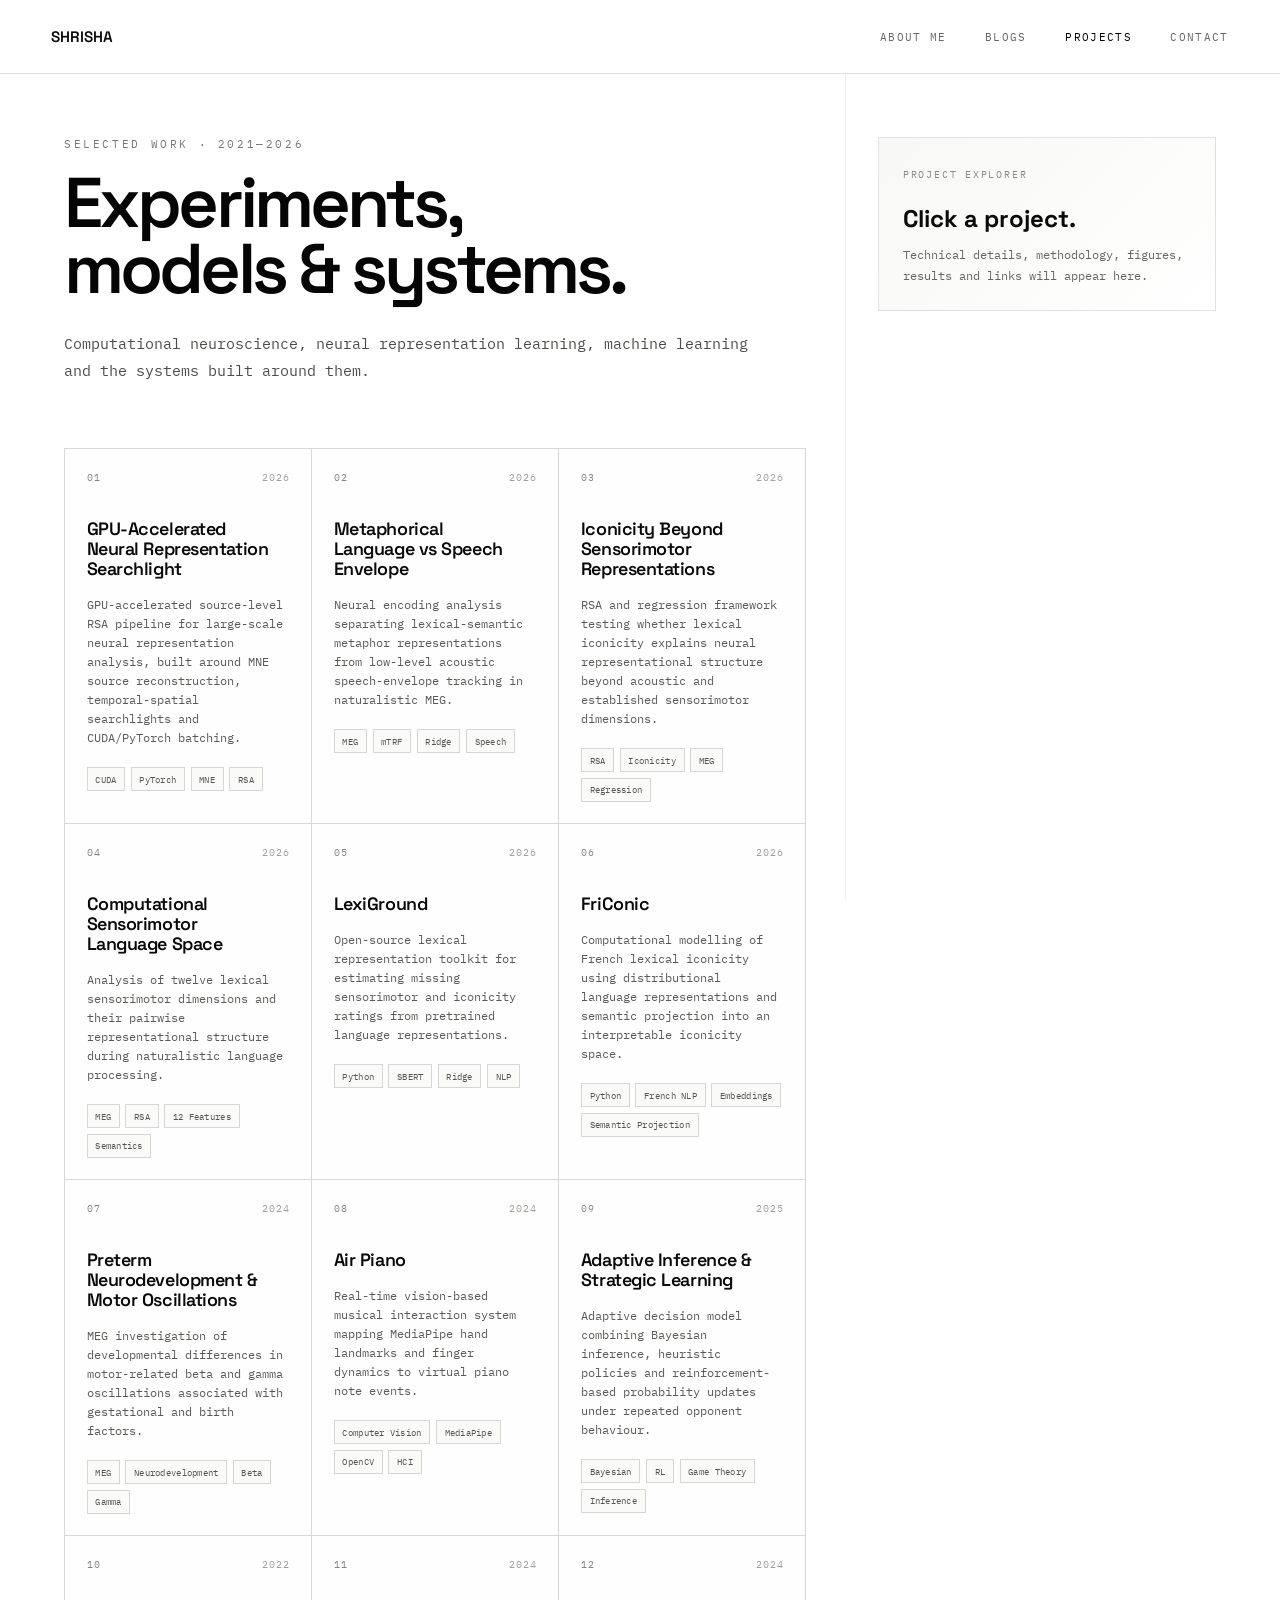
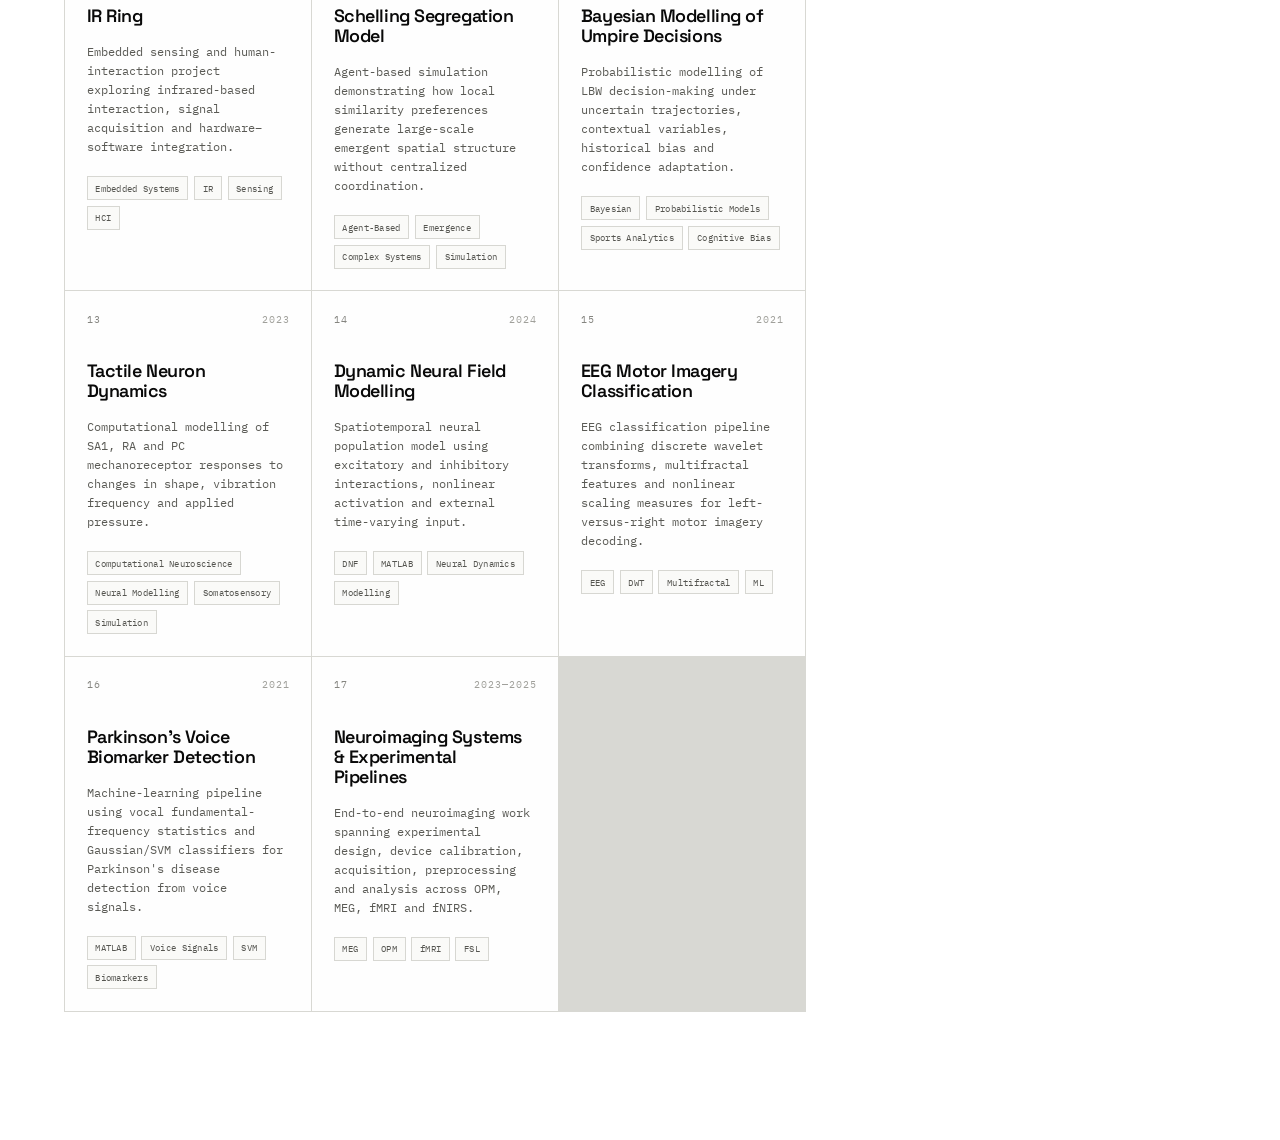
<file: projects.html>
<!DOCTYPE html>
<html lang="en">

<head>


<meta charset="UTF-8">
<meta name="viewport" content="width=device-width, initial-scale=1.0">

<title>Projects — Shrisha Sathishkumar</title>
<link rel="icon" href="data:,">

<link rel="stylesheet" href="css/style.css">
<link rel="stylesheet" href="css/pages.css">
<link rel="stylesheet" href="css/projects.css">

</head>


<body class="projects-page">

<header class="site-header">

  <a class="brand" href="index.html">SHRISHA</a>

  <nav>
    <a href="about.html">ABOUT ME</a>
    <a href="blogs.html">BLOGS</a>
    <a href="projects.html" aria-current="page">PROJECTS</a>
    <a href="contact.html">CONTACT</a>
  </nav>

</header>


<main class="projects-layout">

  <!-- =====================================================
       LEFT / MAIN PROJECT AREA
  ====================================================== -->

  <section class="projects-content">

    <div class="projects-intro">

      <p class="eyebrow-mono">SELECTED WORK · 2021—2026</p>

      <h1>
        Experiments,<br>
        models &amp; systems.
      </h1>

      <p>
        Computational neuroscience, neural representation learning,
        machine learning and the systems built around them.
      </p>

    </div>


    <!-- =================================================
         PROJECT GRID
    ================================================== -->

    <section class="project-grid">


      <!-- =================================================
           01
      ================================================== -->

      <article
        class="project-card"
        data-project="p01"
      >

        <div class="card-top">
          <span class="project-number">01</span>
          <span class="project-year">2026</span>
        </div>

        <h2>GPU-Accelerated Neural Representation Searchlight</h2>

        <p>
          GPU-accelerated source-level RSA pipeline for large-scale
          neural representation analysis, built around MNE source
          reconstruction, temporal-spatial searchlights and CUDA/PyTorch
          batching.
        </p>

        <div class="tags">
          <span>CUDA</span>
          <span>PyTorch</span>
          <span>MNE</span>
          <span>RSA</span>
        </div>

      </article>


      <!-- =================================================
           02
      ================================================== -->

      <article
        class="project-card"
        data-project="p02"
      >

        <div class="card-top">
          <span class="project-number">02</span>
          <span class="project-year">2026</span>
        </div>

        <h2>Metaphorical Language vs Speech Envelope</h2>

        <p>
          Neural encoding analysis separating lexical-semantic metaphor
          representations from low-level acoustic speech-envelope
          tracking in naturalistic MEG.
        </p>

        <div class="tags">
          <span>MEG</span>
          <span>mTRF</span>
          <span>Ridge</span>
          <span>Speech</span>
        </div>

      </article>


      <!-- =================================================
           03
      ================================================== -->

      <article
        class="project-card"
        data-project="p03"
      >

        <div class="card-top">
          <span class="project-number">03</span>
          <span class="project-year">2026</span>
        </div>

        <h2>Iconicity Beyond Sensorimotor Representations</h2>

        <p>
          RSA and regression framework testing whether lexical iconicity
          explains neural representational structure beyond acoustic and
          established sensorimotor dimensions.
        </p>

        <div class="tags">
          <span>RSA</span>
          <span>Iconicity</span>
          <span>MEG</span>
          <span>Regression</span>
        </div>

      </article>


      <!-- =================================================
           04
      ================================================== -->

      <article
        class="project-card"
        data-project="p04"
      >

        <div class="card-top">
          <span class="project-number">04</span>
          <span class="project-year">2026</span>
        </div>

        <h2>Computational Sensorimotor Language Space</h2>

        <p>
          Analysis of twelve lexical sensorimotor dimensions and their
          pairwise representational structure during naturalistic
          language processing.
        </p>

        <div class="tags">
          <span>MEG</span>
          <span>RSA</span>
          <span>12 Features</span>
          <span>Semantics</span>
        </div>

      </article>


      <!-- =================================================
           05
      ================================================== -->

      <article
        class="project-card"
        data-project="p05"
      >

        <div class="card-top">
          <span class="project-number">05</span>
          <span class="project-year">2026</span>
        </div>

        <h2>LexiGround</h2>

        <p>
          Open-source lexical representation toolkit for estimating
          missing sensorimotor and iconicity ratings from pretrained
          language representations.
        </p>

        <div class="tags">
          <span>Python</span>
          <span>SBERT</span>
          <span>Ridge</span>
          <span>NLP</span>
        </div>

      </article>


      <!-- =================================================
           06
      ================================================== -->

      <article
        class="project-card"
        data-project="p06"
      >

        <div class="card-top">
          <span class="project-number">06</span>
          <span class="project-year">2026</span>
        </div>

        <h2>FriConic</h2>

        <p>
          Computational modelling of French lexical iconicity using
          distributional language representations and semantic projection
          into an interpretable iconicity space.
        </p>

        <div class="tags">
          <span>Python</span>
          <span>French NLP</span>
          <span>Embeddings</span>
          <span>Semantic Projection</span>
        </div>

      </article>


      <!-- =================================================
           07
      ================================================== -->

      <article
        class="project-card"
        data-project="p07"
      >

        <div class="card-top">
          <span class="project-number">07</span>
          <span class="project-year">2024</span>
        </div>

        <h2>Preterm Neurodevelopment &amp; Motor Oscillations</h2>

        <p>
          MEG investigation of developmental differences in motor-related
          beta and gamma oscillations associated with gestational and
          birth factors.
        </p>

        <div class="tags">
          <span>MEG</span>
          <span>Neurodevelopment</span>
          <span>Beta</span>
          <span>Gamma</span>
        </div>

      </article>


      <!-- =================================================
           08
      ================================================== -->

      <article
        class="project-card"
        data-project="p08"
      >

        <div class="card-top">
          <span class="project-number">08</span>
          <span class="project-year">2024</span>
        </div>

        <h2>Air Piano</h2>

        <p>
          Real-time vision-based musical interaction system mapping
          MediaPipe hand landmarks and finger dynamics to virtual piano
          note events.
        </p>

        <div class="tags">
          <span>Computer Vision</span>
          <span>MediaPipe</span>
          <span>OpenCV</span>
          <span>HCI</span>
        </div>

      </article>


      <!-- =================================================
           09
      ================================================== -->

      <article
        class="project-card"
        data-project="p09"
      >

        <div class="card-top">
          <span class="project-number">09</span>
          <span class="project-year">2025</span>
        </div>

        <h2>Adaptive Inference &amp; Strategic Learning</h2>

        <p>
          Adaptive decision model combining Bayesian inference,
          heuristic policies and reinforcement-based probability updates
          under repeated opponent behaviour.
        </p>

        <div class="tags">
          <span>Bayesian</span>
          <span>RL</span>
          <span>Game Theory</span>
          <span>Inference</span>
        </div>

      </article>


      <!-- =================================================
           10
      ================================================== -->

      <article
        class="project-card"
        data-project="p10"
      >

        <div class="card-top">
          <span class="project-number">10</span>
          <span class="project-year">2022</span>
        </div>

        <h2>IR Ring</h2>

        <p>
          Embedded sensing and human-interaction project exploring
          infrared-based interaction, signal acquisition and
          hardware–software integration.
        </p>

        <div class="tags">
          <span>Embedded Systems</span>
          <span>IR</span>
          <span>Sensing</span>
          <span>HCI</span>
        </div>

      </article>


      <!-- =================================================
           11
      ================================================== -->

      <article
        class="project-card"
        data-project="p11"
      >

        <div class="card-top">
          <span class="project-number">11</span>
          <span class="project-year">2024</span>
        </div>

        <h2>Schelling Segregation Model</h2>

        <p>
          Agent-based simulation demonstrating how local similarity
          preferences generate large-scale emergent spatial structure
          without centralized coordination.
        </p>

        <div class="tags">
          <span>Agent-Based</span>
          <span>Emergence</span>
          <span>Complex Systems</span>
          <span>Simulation</span>
        </div>

      </article>


      <!-- =================================================
           12
      ================================================== -->

      <article
        class="project-card"
        data-project="p12"
      >

        <div class="card-top">
          <span class="project-number">12</span>
          <span class="project-year">2024</span>
        </div>

        <h2>Bayesian Modelling of Umpire Decisions</h2>

        <p>
          Probabilistic modelling of LBW decision-making under uncertain
          trajectories, contextual variables, historical bias and
          confidence adaptation.
        </p>

        <div class="tags">
          <span>Bayesian</span>
          <span>Probabilistic Models</span>
          <span>Sports Analytics</span>
          <span>Cognitive Bias</span>
        </div>

      </article>


      <!-- =================================================
           13
      ================================================== -->

      <article
        class="project-card"
        data-project="p13"
      >

        <div class="card-top">
          <span class="project-number">13</span>
          <span class="project-year">2023</span>
        </div>

        <h2>Tactile Neuron Dynamics</h2>

        <p>
          Computational modelling of SA1, RA and PC mechanoreceptor
          responses to changes in shape, vibration frequency and applied
          pressure.
        </p>

        <div class="tags">
          <span>Computational Neuroscience</span>
          <span>Neural Modelling</span>
          <span>Somatosensory</span>
          <span>Simulation</span>
        </div>

      </article>


      <!-- =================================================
           14
      ================================================== -->

      <article
        class="project-card"
        data-project="p14"
      >

        <div class="card-top">
          <span class="project-number">14</span>
          <span class="project-year">2024</span>
        </div>

        <h2>Dynamic Neural Field Modelling</h2>

        <p>
          Spatiotemporal neural population model using excitatory and
          inhibitory interactions, nonlinear activation and external
          time-varying input.
        </p>

        <div class="tags">
          <span>DNF</span>
          <span>MATLAB</span>
          <span>Neural Dynamics</span>
          <span>Modelling</span>
        </div>

      </article>


      <!-- =================================================
           15
      ================================================== -->

      <article
        class="project-card"
        data-project="p15"
      >

        <div class="card-top">
          <span class="project-number">15</span>
          <span class="project-year">2021</span>
        </div>

        <h2>EEG Motor Imagery Classification</h2>

        <p>
          EEG classification pipeline combining discrete wavelet
          transforms, multifractal features and nonlinear scaling
          measures for left-versus-right motor imagery decoding.
        </p>

        <div class="tags">
          <span>EEG</span>
          <span>DWT</span>
          <span>Multifractal</span>
          <span>ML</span>
        </div>

      </article>


      <!-- =================================================
           16
      ================================================== -->

      <article
        class="project-card"
        data-project="p16"
      >

        <div class="card-top">
          <span class="project-number">16</span>
          <span class="project-year">2021</span>
        </div>

        <h2>Parkinson's Voice Biomarker Detection</h2>

        <p>
          Machine-learning pipeline using vocal fundamental-frequency
          statistics and Gaussian/SVM classifiers for Parkinson's disease
          detection from voice signals.
        </p>

        <div class="tags">
          <span>MATLAB</span>
          <span>Voice Signals</span>
          <span>SVM</span>
          <span>Biomarkers</span>
        </div>

      </article>


      <!-- =================================================
           17
      ================================================== -->

      <article
        class="project-card"
        data-project="p17"
      >

        <div class="card-top">
          <span class="project-number">17</span>
          <span class="project-year">2023—2025</span>
        </div>

        <h2>Neuroimaging Systems &amp; Experimental Pipelines</h2>

        <p>
          End-to-end neuroimaging work spanning experimental design,
          device calibration, acquisition, preprocessing and analysis
          across OPM, MEG, fMRI and fNIRS.
        </p>

        <div class="tags">
          <span>MEG</span>
          <span>OPM</span>
          <span>fMRI</span>
          <span>FSL</span>
        </div>

      </article>


    </section>

  </section>


  <!-- =====================================================
       RIGHT DETAIL PANEL
  ====================================================== -->

  <aside class="project-detail" id="projectDetail">

    <div class="detail-placeholder">

      <span class="detail-label">PROJECT EXPLORER</span>

      <h2>Click a project.</h2>

      <p>
        Technical details, methodology, figures, results and links
        will appear here.
      </p>

    </div>


    <!-- P01 -->

    <div class="detail-project" data-detail="p01">

      <div class="detail-header">
        <span>01 · 2026</span>
        <span>NEURAL COMPUTING</span>
      </div>

      <h2>GPU-Accelerated Neural Representation Searchlight</h2>

      <p>
        Built a GPU-accelerated RSA searchlight pipeline for source-level
        MEG analysis where conventional CPU execution becomes
        computationally prohibitive.
      </p>

      <p>
        The system combines MNE inverse modelling, OCT-6 cortical source
        spaces, temporal-spatial searchlights, Kendall tau similarity,
        PyTorch tensor operations and batched CUDA execution.
      </p>

      <div class="detail-section">
        <span>PIPELINE</span>
        <p>
          MEG → preprocessing → dSPM → cortical source space →
          temporal-spatial searchlight → RDM computation →
          Kendall τ → group analysis
        </p>
      </div>

      <div class="detail-section">
        <span>COMPUTE</span>
        <p>
          A100 GPU · PyTorch · CUDA · batched searchlight computation
        </p>
      </div>

      <div class="detail-links">
        <a href="#" target="_blank">GITHUB ↗</a>
        <a href="#" target="_blank">FIGURES ↗</a>
      </div>

    </div>


    <!-- P02 -->

    <div class="detail-project" data-detail="p02">

      <div class="detail-header">
        <span>02 · 2026</span>
        <span>NEURAL ENCODING</span>
      </div>

      <h2>Metaphorical Language vs Speech Envelope</h2>

      <p>
        Source-level MEG encoding analysis designed to distinguish
        linguistic metaphor representations from low-level acoustic
        tracking during continuous speech.
      </p>

      <div class="detail-section">
        <span>METHOD</span>
        <p>
          Word-onset aligned regressors → source reconstruction →
          mTRF → regularised regression → temporal analysis
        </p>
      </div>

      <div class="detail-section">
        <span>QUESTION</span>
        <p>
          Does metaphor-related neural encoding survive after accounting
          for the acoustic structure of the speech signal?
        </p>
      </div>

      <div class="detail-links">
        <a href="#" target="_blank">RESULTS ↗</a>
        <a href="#" target="_blank">GITHUB ↗</a>
      </div>

    </div>


    <!-- P03 -->

    <div class="detail-project" data-detail="p03">

      <div class="detail-header">
        <span>03 · 2026</span>
        <span>REPRESENTATION LEARNING</span>
      </div>

      <h2>Iconicity Beyond Sensorimotor Representations</h2>

      <p>
        Neural RSA framework testing whether lexical iconicity contributes
        unique representational structure beyond established lexical
        sensorimotor and acoustic dimensions.
      </p>

      <div class="detail-section">
        <span>FEATURE SPACE</span>
        <p>
          Iconicity + sensorimotor norms + speech envelope
        </p>
      </div>

      <div class="detail-section">
        <span>ANALYSIS</span>
        <p>
          Representational similarity analysis · surrogate distributions ·
          regression · permutation statistics
        </p>
      </div>

      <div class="detail-links">
        <a href="#" target="_blank">PAPER ↗</a>
        <a href="#" target="_blank">FIGURES ↗</a>
      </div>

    </div>


    <!-- P04 -->

    <div class="detail-project" data-detail="p04">

      <div class="detail-header">
        <span>04 · 2026</span>
        <span>COMPUTATIONAL LINGUISTICS</span>
      </div>

      <h2>Computational Sensorimotor Language Space</h2>

      <p>
        Constructed and evaluated a multidimensional lexical feature space
        spanning visual, auditory, haptic, motor, interoceptive and
        other sensorimotor dimensions.
      </p>

      <div class="detail-section">
        <span>ANALYSIS</span>
        <p>
          12 dimensions → 66 pairwise combinations → neural RSA →
          temporal comparison
        </p>
      </div>

      <div class="detail-section">
        <span>QUESTION</span>
        <p>
          Which dimensions of embodied lexical meaning best explain
          neural representational geometry?
        </p>
      </div>

    </div>


    <!-- P05 -->

    <div class="detail-project" data-detail="p05">

      <div class="detail-header">
        <span>05 · 2026</span>
        <span>OPEN SOURCE</span>
      </div>

      <h2>LexiGround</h2>

      <p>
        Python package for estimating missing lexical ratings using
        pretrained language representations and supervised regression.
      </p>

      <div class="detail-section">
        <span>MODELS</span>
        <p>
          SBERT · GloVe · FastText · Ridge Regression
        </p>
      </div>

      <div class="detail-section">
        <span>USE CASE</span>
        <p>
          Recovering missing lexical sensorimotor and iconicity
          measurements while maintaining a reproducible modelling pipeline.
        </p>
      </div>

      <div class="detail-links">
        <a href="https://zenodo.org/records/22039258" target="_blank">ZENODO ↗</a>
        <a href="#" target="_blank">PYPI ↗</a>
        <a href="#" target="_blank">GITHUB ↗</a>
      </div>

    </div>


    <!-- P06 -->

    <div class="detail-project" data-detail="p06">

      <div class="detail-header">
        <span>06 · 2026</span>
        <span>LANGUAGE MODELLING</span>
      </div>

      <h2>FriConic</h2>

      <p>
        Open-source modelling framework for estimating iconicity of French
        lexical units using semantic representations rather than direct
        human ratings alone.
      </p>

      <div class="detail-section">
        <span>APPROACH</span>
        <p>
          Distributional embeddings → semantic projection →
          interpretable iconicity axis
        </p>
      </div>

      <div class="detail-section">
        <span>FOCUS</span>
        <p>
          Cross-lingual computational modelling of lexical iconicity.
        </p>
      </div>

      <div class="detail-links">
        <a href="#" target="_blank">GITHUB ↗</a>
        <a href="#" target="_blank">PAPER ↗</a>
      </div>

    </div>


    <!-- P07 -->

    <div class="detail-project" data-detail="p07">

      <div class="detail-header">
        <span>07 · 2024</span>
        <span>DEVELOPMENTAL NEUROSCIENCE</span>
      </div>

      <h2>Preterm Neurodevelopment &amp; Motor Oscillations</h2>

      <p>
        MEG study investigating motor-induced neural oscillations in
        children with differing perinatal and developmental factors.
      </p>

      <div class="detail-section">
        <span>NEURAL FEATURES</span>
        <p>
          Motor beta and gamma oscillations · M1 activity ·
          developmental biomarkers
        </p>
      </div>

      <div class="detail-links">
        <a
          href="https://scholar.google.com/citations?view_op=view_citation&hl=en&user=KxEHmOIAAAAJ&authuser=1&citation_for_view=KxEHmOIAAAAJ:d1gkVwhDpl0C"
          target="_blank"
        >GOOGLE SCHOLAR ↗</a>
      </div>

    </div>


    <!-- P08 -->

    <div class="detail-project" data-detail="p08">

      <div class="detail-header">
        <span>08 · 2024</span>
        <span>COMPUTER VISION</span>
      </div>

      <h2>Air Piano</h2>

      <p>
        Real-time gesture-to-music interface using computer vision to
        transform hand movement into discrete musical events.
      </p>

      <div class="detail-section">
        <span>PIPELINE</span>
        <p>
          Camera → OpenCV → MediaPipe landmarks → finger dynamics →
          virtual keyboard → audio synthesis
        </p>
      </div>

      <div class="detail-section">
        <span>KEY IDEA</span>
        <p>
          Touchless human-computer interaction with low-latency gesture
          recognition.
        </p>
      </div>

    </div>


    <!-- P09 -->

    <div class="detail-project" data-detail="p09">

      <div class="detail-header">
        <span>09 · 2025</span>
        <span>ADAPTIVE AI</span>
      </div>

      <h2>Adaptive Inference &amp; Strategic Learning</h2>

      <p>
        Model of repeated decision-making in which beliefs about opponent
        behaviour are continuously updated from observed actions.
      </p>

      <div class="detail-section">
        <span>METHOD</span>
        <p>
          Bayesian inference + heuristic policy + reinforcement-based
          frequency updates
        </p>
      </div>

      <div class="detail-section">
        <span>PROPERTY</span>
        <p>
          Adaptive strategy refinement under repeated interaction.
        </p>
      </div>

    </div>


    <!-- P10 -->

    <div class="detail-project" data-detail="p10">

      <div class="detail-header">
        <span>10 · 2022</span>
        <span>EMBEDDED SYSTEMS</span>
      </div>

      <h2>IR Ring</h2>

      <p>
        Wearable interaction concept exploring infrared sensing,
        signal acquisition and embedded human-computer interaction.
      </p>

      <div class="detail-section">
        <span>FOCUS</span>
        <p>
          Embedded sensing · interaction design · signal processing
        </p>
      </div>

      <div class="detail-links">
        <a
          href="https://scholar.google.com/citations?view_op=view_citation&hl=en&user=KxEHmOIAAAAJ&authuser=1&citation_for_view=KxEHmOIAAAAJ:u-x6o8ySG0sC"
          target="_blank"
        >GOOGLE SCHOLAR ↗</a>
      </div>

    </div>


    <!-- P11 -->

    <div class="detail-project" data-detail="p11">

      <div class="detail-header">
        <span>11 · 2024</span>
        <span>COMPLEX SYSTEMS</span>
      </div>

      <h2>Schelling Segregation Model</h2>

      <p>
        Agent-based simulation demonstrating how simple local preference
        rules can produce large-scale emergent spatial structure.
      </p>

      <div class="detail-section">
        <span>MODEL</span>
        <p>
          Agents → neighbourhood similarity → satisfaction threshold →
          relocation → emergent spatial pattern
        </p>
      </div>

    </div>


    <!-- P12 -->

    <div class="detail-project" data-detail="p12">

      <div class="detail-header">
        <span>12 · 2024</span>
        <span>PROBABILISTIC AI</span>
      </div>

      <h2>Bayesian Modelling of Umpire Decisions</h2>

      <p>
        Probabilistic model of LBW officiating under uncertain physical
        trajectories and contextual behavioural influences.
      </p>

      <div class="detail-section">
        <span>MODEL</span>
        <p>
          Prior → likelihood → posterior → decision confidence
        </p>
      </div>

      <div class="detail-section">
        <span>VARIABLES</span>
        <p>
          Ball trajectory · acoustic cues · player movement ·
          crowd influence · historical bias
        </p>
      </div>

    </div>


    <!-- P13 -->

    <div class="detail-project" data-detail="p13">

      <div class="detail-header">
        <span>13 · 2023</span>
        <span>COMPUTATIONAL NEUROSCIENCE</span>
      </div>

      <h2>Tactile Neuron Dynamics</h2>

      <p>
        Computational investigation of mechanoreceptor-specific
        encoding of tactile stimulus properties.
      </p>

      <div class="detail-section">
        <span>NEURONS</span>
        <p>
          SA1 · RA · PC
        </p>
      </div>

      <div class="detail-section">
        <span>STIMULI</span>
        <p>
          Shape · vibration frequency · pressure
        </p>
      </div>

    </div>


    <!-- P14 -->

    <div class="detail-project" data-detail="p14">

      <div class="detail-header">
        <span>14 · 2024</span>
        <span>NEURAL DYNAMICS</span>
      </div>

      <h2>Dynamic Neural Field Modelling</h2>

      <p>
        Spatiotemporal population model investigating how local
        excitation and inhibition generate stable and transient
        neural states.
      </p>

      <div class="detail-section">
        <span>MODEL</span>
        <p>
          Excitation + inhibition + spatial kernel + sigmoid activation
        </p>
      </div>

      <div class="detail-section">
        <span>REGIMES</span>
        <p>
          Growing activation · decay · persistent memory
        </p>
      </div>

    </div>


    <!-- P15 -->

    <div class="detail-project" data-detail="p15">

      <div class="detail-header">
        <span>15 · 2021</span>
        <span>EEG / MACHINE LEARNING</span>
      </div>

      <h2>EEG Motor Imagery Classification</h2>

      <p>
        Nonlinear EEG feature pipeline for discriminating left- and
        right-hand motor imagery.
      </p>

      <div class="detail-section">
        <span>FEATURE ENGINEERING</span>
        <p>
          Discrete Wavelet Transform · multifractal analysis ·
          scaling exponents · time-frequency features
        </p>
      </div>

      <div class="detail-section">
        <span>CLASSIFICATION</span>
        <p>
          KNN-based machine learning models
        </p>
      </div>

    </div>


    <!-- P16 -->

    <div class="detail-project" data-detail="p16">

      <div class="detail-header">
        <span>16 · 2021</span>
        <span>BIOMARKER ML</span>
      </div>

      <h2>Parkinson's Voice Biomarker Detection</h2>

      <p>
        Machine-learning analysis of vocal biomarkers for distinguishing
        Parkinson's disease from control recordings.
      </p>

      <div class="detail-section">
        <span>FEATURES</span>
        <p>
          Mean · minimum · maximum fundamental frequency
        </p>
      </div>

      <div class="detail-section">
        <span>MODEL</span>
        <p>
          Gaussian/SVM classification
        </p>
      </div>

    </div>


    <!-- P17 -->

    <div class="detail-project" data-detail="p17">

      <div class="detail-header">
        <span>17 · 2023—2025</span>
        <span>NEUROIMAGING</span>
      </div>

      <h2>Neuroimaging Systems &amp; Experimental Pipelines</h2>

      <p>
        Practical neuroimaging experience spanning experimental design,
        hardware calibration, acquisition, preprocessing and analysis.
      </p>

      <div class="detail-section">
        <span>MODALITIES</span>
        <p>
          MEG · OPM · fMRI · fNIRS
        </p>
      </div>

      <div class="detail-section">
        <span>WORKFLOWS</span>
        <p>
          Experimental design · device troubleshooting · acquisition ·
          preprocessing · time-frequency analysis · source modelling
        </p>
      </div>

      <div class="detail-section">
        <span>EXAMPLES</span>
        <p>
          OPM spatial-attention experiments · naturalistic MEG speech ·
          fMRI Stop-Signal replication · structural MRI preprocessing
        </p>
      </div>

    </div>

  </aside>

</main>


<script src="js/projects.js"></script>

</body>
</html>
</file>
<file: css/style.css>
@import url('https://fonts.googleapis.com/css2?family=Space+Grotesk:wght@400;500;600;700&family=IBM+Plex+Mono:wght@400;500&family=VT323&display=swap');

:root{
  --void: #ffffff;
  --panel: #f4f4f2;
  --line: #dcdcd6;

  --ink: #0a0a0a;
  --ink-dim: #4a4a46;

  --signal: #0077b3;
  --pulse: #b3560a;
  --violet: #6a4fd1;

  --font-display: 'Space Grotesk', sans-serif;
  --font-mono: 'IBM Plex Mono', monospace;
  --font-digital: 'VT323', monospace;
}

*,
*::before,
*::after{
  box-sizing: border-box;
}

html{
  scroll-behavior: smooth;
}

body{
  margin: 0;

  background: var(--void);
  color: var(--ink);

  font-family: var(--font-mono);

  overflow-x: hidden;

  /*
    IMPORTANT:
    Gives the page enough physical height
    for the navigation reveal to work.
  */
  min-height: 120vh;
}

a{
  color: inherit;
  text-decoration: none;
}

::selection{
  background: #000;
  color: #fff;
}


/* =====================================================
   ROBOT
===================================================== */

#robotCanvas{
  position: fixed;

  inset: 0;

  width: 100vw;
  height: 100vh;

  display: block;

  z-index: 1;

  pointer-events: none;
}


/* =====================================================
   NAV
===================================================== */

#nav{

  position: fixed;

  top: 0;
  left: 0;
  right: 0;

  z-index: 50;

  display: flex;

  justify-content: flex-end;
  align-items: center;

  gap: clamp(1.5rem, 3vw, 3rem);

  padding:
    1.25rem
    clamp(1.2rem, 4vw, 3rem);

  background: rgba(255,255,255,0.88);

  backdrop-filter: blur(12px);
  -webkit-backdrop-filter: blur(12px);

  border-bottom: 1px solid transparent;

  transform: translateY(-120%);

  opacity: 0;

  pointer-events: none;

  transition:
    transform 0.55s cubic-bezier(.22,.9,.32,1),
    opacity 0.45s ease,
    border-color 0.45s ease;
}


#nav.nav--visible{

  transform: translateY(0);

  opacity: 1;

  pointer-events: auto;

  border-bottom-color: var(--line);
}


#nav a{

  font-family: var(--font-mono);

  /*
    Bigger than the original,
    but not absurdly huge.
  */
  font-size: clamp(1rem, 1.35vw, 1.35rem);

  letter-spacing: 0.12em;

  color: #111;

  transition:
    color 0.2s ease,
    opacity 0.2s ease;
}


#nav a:hover{

  color: #000;

  opacity: 0.55;
}


/* =====================================================
   TELEMETRY
===================================================== */

#telemetry{

  position: fixed;

  right: clamp(1rem, 3vw, 2.5rem);

  bottom: clamp(1rem, 3vw, 2.2rem);

  z-index: 20;

  width: min(430px, 34vw);

  font-family: var(--font-digital);

  font-size: clamp(1.25rem, 1.7vw, 1.8rem);

  line-height: 1.15;

  color: #050505;

  pointer-events: none;

  text-align: right;
}


.tele-row{

  display: flex;

  justify-content: flex-end;

  gap: 1.2rem;

  white-space: nowrap;
}


.tele-label{

  opacity: 0.5;
}


.tele-value{

  color: #000;
}


/* =====================================================
   HERO
===================================================== */

main{

  position: relative;

  z-index: 5;
}


.hero{

  position: relative;

  height: 100vh;

  min-height: 600px;

  pointer-events: none;
}


/* =====================================================
   IDENTITY
===================================================== */

#identity{

  position: absolute;

  /*
    Original-style left/centre placement.
    Robot occupies the far left.
  */
  left: clamp(26vw, 31vw, 36vw);

  top: 50%;

  transform: translateY(-50%);

  z-index: 5;

  max-width: 65vw;
}


#identity .role{

  margin: 0 0 0.8rem;

  font-family: var(--font-mono);

  font-size: clamp(0.8rem, 1.25vw, 1.2rem);

  letter-spacing: 0.09em;

  color: var(--ink-dim);

  white-space: nowrap;
}


#identity h1{

  margin: 0;

  font-family: var(--font-display);

  font-weight: 700;

  font-size: clamp(3.2rem, 7vw, 7.5rem);

  line-height: 0.92;

  letter-spacing: -0.045em;

  color: #080808;
}


#identity .tagline{

  margin-top: 1.1rem;

  font-family: var(--font-mono);

  font-size: clamp(0.9rem, 1.5vw, 1.45rem);

  color: var(--ink-dim);

  white-space: nowrap;
}


/* =====================================================
   SCROLL HINT
===================================================== */

.scroll-hint{

  position: absolute;

  left: 50%;

  bottom: 1rem;

  transform: translateX(-50%);

  font-family: var(--font-mono);

  font-size: 1.2rem;

  letter-spacing: 0.28em;

  color: var(--ink-dim);

  animation: bob 2.4s ease-in-out infinite;
}


@keyframes bob{

  0%,
  100%{
    transform:
      translateX(-50%)
      translateY(0);
  }

  50%{
    transform:
      translateX(-50%)
      translateY(6px);
  }
}


/* =====================================================
   MOBILE
===================================================== */

@media (max-width: 850px){

  #identity{

    left: 8vw;

    max-width: 84vw;

    top: 43%;
  }


  #identity h1{

    font-size: clamp(3rem, 12vw, 5rem);
  }


  #identity .role,
  #identity .tagline{

    white-space: normal;
  }


  #telemetry{

    width: auto;

    right: 1rem;

    bottom: 1rem;

    font-size: 1.1rem;
  }


  #nav{

    justify-content: center;

    gap: 1rem;

    padding:
      1rem 0.7rem;
  }


  #nav a{

    font-size: 0.72rem;

    letter-spacing: 0.06em;
  }
}


@media (prefers-reduced-motion: reduce){

  *,
  *::before,
  *::after{

    animation-duration: 0.01ms !important;

    animation-iteration-count: 1 !important;

    transition-duration: 0.01ms !important;

    scroll-behavior: auto !important;
  }
}
</file>
<file: css/pages.css>
/* =========================================================
   SHARED SUBPAGE
========================================================= */

.site-header {
  position: sticky;

  top: 0;

  z-index: 100;

  height: 74px;

  display: flex;

  align-items: center;

  justify-content: space-between;

  padding:
    0
    clamp(1.2rem, 4vw, 4rem);

  background:
    rgba(255,255,255,0.92);

  backdrop-filter:
    blur(14px);

  border-bottom:
    1px solid #ddddda;
}


.site-header .brand {

  font-family:
    var(--font-display);

  font-weight: 600;

  font-size: 0.95rem;
}


.site-header nav {

  display: flex;

  gap:
    clamp(1rem, 3vw, 2.5rem);
}


.site-header nav a {

  font-family:
    var(--font-mono);

  font-size: 0.7rem;

  letter-spacing: 0.12em;

  color: #666662;
}


.site-header nav a:hover,
.site-header nav a[aria-current="page"] {

  color: #000000;
}


/* =========================================================
   GENERAL PAGE HERO
========================================================= */

.page-hero {

  padding:
    clamp(4rem, 9vw, 7rem)
    6vw
    4rem;

  max-width: 1100px;
}


.page-hero .eyebrow-mono {

  font-family:
    var(--font-mono);

  font-size: 0.7rem;

  letter-spacing: 0.2em;

  color: #777773;
}


.page-hero h1 {

  margin:
    0.8rem 0
    1.2rem;

  font-family:
    var(--font-display);

  font-size:
    clamp(3rem, 6vw, 6rem);

  line-height: 0.95;

  letter-spacing: -0.05em;
}


.page-hero p {

  max-width: 800px;

  font-family:
    var(--font-mono);

  font-size: 0.95rem;

  line-height: 1.9;

  color: #444440;
}


.contact-page {
  min-height: calc(100vh - 74px);
}

.contact-page .page-hero {
  max-width: 900px;
}

.contact-page .page-hero h1 {
  max-width: 800px;
}

.contact-page .page-hero > p:last-child {
  max-width: 620px;
}

.contact-intro {
  max-width: 720px;
  margin-bottom: 3rem;
}

.contact-label {
  margin-bottom: 0.8rem;
  font-family: var(--font-mono);
  font-size: 0.62rem;
  letter-spacing: 0.18em;
  color: #858580;
}

.contact-description {
  margin: 0;
  font-family: var(--font-mono);
  font-size: 0.78rem;
  line-height: 1.8;
  color: #4d4d48;
}

.contact-list {
  margin-left: 5vw;
}

/* Robot on the right side, vertically centered */
.contact-page + .corner-robot {
  position: fixed;
  right: 3vw;
  top: 50%;
  bottom: auto;
  width: 320px;
  height: 520px;
  transform: translateY(-50%);
  z-index: 5;
  pointer-events: none;
}

.contact-page + .corner-robot canvas {
  display: block;
  width: 100%;
  height: 100%;
}
</file>
<file: css/projects.css>
/* =========================================================
   PROJECTS PAGE
========================================================= */

.projects-page {
  background: #ffffff;
  color: #0a0a0a;
  overflow-x: hidden;
}


/* =========================================================
   LAYOUT
========================================================= */

.projects-layout {
  position: relative;
  width: 100%;
  min-height: calc(100vh - 74px);

  display: grid;
  grid-template-columns: minmax(0, 1fr) 31vw;

  padding: 0 3vw 0 5vw;
}


/* =========================================================
   MAIN CONTENT
========================================================= */

.projects-content {
  min-width: 0;
  padding-top: 7vh;
  padding-right: 3vw;
  padding-bottom: 8rem;
}


/* =========================================================
   INTRO
========================================================= */

.projects-intro {
  max-width: 850px;
  margin-bottom: 4rem;
}

.projects-intro .eyebrow-mono {
  margin: 0 0 1.2rem;

  font-family: var(--font-mono);
  font-size: .68rem;
  letter-spacing: .24em;

  color: #777772;
}

.projects-intro h1 {
  margin: 0;

  font-family: var(--font-display);
  font-size: clamp(3.2rem, 5.5vw, 6rem);
  font-weight: 600;

  line-height: .94;
  letter-spacing: -.055em;

  color: #050505;
}

.projects-intro > p:last-child {
  max-width: 700px;

  margin-top: 1.8rem;

  font-family: var(--font-mono);
  font-size: .92rem;
  line-height: 1.8;

  color: #4b4b47;
}


/* =========================================================
   PROJECT GRID
========================================================= */

.project-grid {
  display: grid;

  grid-template-columns:
    repeat(3, minmax(0, 1fr));

  gap: 1px;

  background: #d8d8d3;

  border: 1px solid #d8d8d3;
}


/* =========================================================
   PROJECT CARD
========================================================= */

.project-card {
  position: relative;

  min-height: 265px;

  padding: 1.35rem;

  background: rgba(255,255,255,.97);

  cursor: pointer;

  transition:
    background .25s ease,
    transform .25s ease,
    box-shadow .25s ease;

  z-index: 1;
}

.project-card:hover {
  background: #fafaf8;

  transform: translateY(-2px);

  box-shadow:
    0 12px 35px rgba(0,0,0,.08);

  z-index: 5;
}


/* =========================================================
   CARD HEADER
========================================================= */

.card-top {
  display: flex;

  justify-content: space-between;
  align-items: center;

  margin-bottom: 2.2rem;
}

.project-number,
.project-year {
  font-family: var(--font-mono);
  font-size: .62rem;
  letter-spacing: .1em;

  color: #858580;
}

.project-year {
  color: #a0a09b;
}


/* =========================================================
   CARD TITLE
========================================================= */

.project-card h2 {
  margin: 0;

  max-width: 95%;

  font-family: var(--font-display);
  font-size: 1.12rem;
  font-weight: 600;

  line-height: 1.12;
  letter-spacing: -.025em;

  color: #090909;
}


/* =========================================================
   CARD DESCRIPTION
========================================================= */

.project-card > p {
  margin: 1rem 0 1.25rem;

  font-family: var(--font-mono);
  font-size: .72rem;
  line-height: 1.65;

  color: #5a5a55;
}


/* =========================================================
   TAGS
========================================================= */

.tags {
  display: flex;

  flex-wrap: wrap;

  gap: .35rem;
}

.tags span {
  display: inline-flex;

  padding: .28rem .48rem;

  border: 1px solid #d7d7d2;

  font-family: var(--font-mono);
  font-size: .58rem;
  letter-spacing: .03em;

  color: #555550;

  background: #fafaf8;
}


/* =========================================================
   RIGHT DETAIL PANEL
========================================================= */

.project-detail {
  position: sticky;

  top: 74px;

  align-self: start;

  height: calc(100vh - 74px);

  padding: 7vh 2vw 5vh 2.5vw;

  overflow-y: auto;

  scrollbar-width: none;

  border-left: 1px solid rgba(0,0,0,.07);
}

.project-detail::-webkit-scrollbar {
  display: none;
}


/* =========================================================
   DETAIL PLACEHOLDER
========================================================= */

.detail-placeholder {
  padding: 1.5rem;

  border: 1px solid rgba(0,0,0,.1);

  background:
    linear-gradient(
      135deg,
      rgba(245,245,242,.75),
      rgba(255,255,255,.4)
    );

  backdrop-filter: blur(12px);
}

.detail-placeholder span {
  font-family: var(--font-mono);
  font-size: .62rem;
  letter-spacing: .18em;

  color: #8a8a85;
}

.detail-placeholder h2 {
  margin: 1.5rem 0 .8rem;

  font-family: var(--font-display);
  font-size: 1.5rem;
  line-height: 1.1;
}

.detail-placeholder p {
  margin: 0;

  font-family: var(--font-mono);
  font-size: .75rem;
  line-height: 1.7;

  color: #666660;
}


/* =========================================================
   DETAIL PROJECT
========================================================= */

.detail-project {
  display: none;

  padding: 1.5rem;

  border: 1px solid rgba(0,0,0,.12);

  background:
    linear-gradient(
      135deg,
      rgba(247,247,244,.86),
      rgba(255,255,255,.72)
    );

  backdrop-filter: blur(14px);

  box-shadow:
    0 15px 45px rgba(0,0,0,.035);
}

.detail-project.active {
  display: block;

  animation: detailIn .3s ease forwards;
}

@keyframes detailIn {

  from {
    opacity: 0;
    transform: translateX(12px);
  }

  to {
    opacity: 1;
    transform: translateX(0);
  }

}


/* =========================================================
   DETAIL HEADER
========================================================= */

.detail-header {
  display: flex;

  justify-content: space-between;
  gap: 1rem;

  padding-bottom: 1rem;

  border-bottom: 1px solid rgba(0,0,0,.09);

  font-family: var(--font-mono);
  font-size: .58rem;
  letter-spacing: .08em;

  color: #888883;
}


/* =========================================================
   DETAIL TITLE
========================================================= */

.detail-project h2 {
  margin: 1.4rem 0 1.2rem;

  font-family: var(--font-display);
  font-size: clamp(1.5rem, 2vw, 2.25rem);
  font-weight: 600;

  line-height: 1.03;
  letter-spacing: -.035em;

  color: #070707;
}


/* =========================================================
   DETAIL BODY
========================================================= */

.detail-project > p {
  margin: 0 0 1rem;

  font-family: var(--font-mono);
  font-size: .75rem;
  line-height: 1.8;

  color: #4d4d48;
}


/* =========================================================
   DETAIL SECTIONS
========================================================= */

.detail-section {
  margin-top: 1.5rem;
  padding-top: 1rem;

  border-top: 1px solid rgba(0,0,0,.08);
}

.detail-section > span {
  display: block;

  margin-bottom: .45rem;

  font-family: var(--font-mono);
  font-size: .58rem;
  letter-spacing: .15em;

  color: #888883;
}

.detail-section p {
  margin: 0;

  font-family: var(--font-mono);
  font-size: .7rem;
  line-height: 1.7;

  color: #4d4d48;
}


/* =========================================================
   DETAIL LINKS
========================================================= */

.detail-links {
  display: flex;

  flex-wrap: wrap;

  gap: .5rem;

  margin-top: 1.8rem;
}

.detail-links a {
  display: inline-block;

  padding: .45rem .65rem;

  border: 1px solid #cfcfca;

  font-family: var(--font-mono);
  font-size: .58rem;
  letter-spacing: .08em;

  color: #222;

  background: rgba(255,255,255,.65);

  transition:
    background .2s ease,
    color .2s ease;
}

.detail-links a:hover {
  background: #111;
  color: #fff;
}


/* =========================================================
   IMAGE / FIGURE PLACEHOLDER
   USE LATER INSIDE DETAIL PROJECTS
========================================================= */

.detail-figure {
  width: 100%;

  margin-top: 1.5rem;

  border: 1px solid rgba(0,0,0,.08);

  background: #f1f1ee;
}

.detail-figure img {
  display: block;

  width: 100%;
  height: auto;
}


/* =========================================================
   TABLET
========================================================= */

@media (max-width: 1150px) {

  .projects-layout {
    grid-template-columns:
      minmax(0, 1fr) 34vw;
  }

  .project-grid {
    grid-template-columns:
      repeat(2, minmax(0, 1fr));
  }

}


/* =========================================================
   MOBILE
========================================================= */

@media (max-width: 800px) {

  .projects-layout {
    display: block;

    padding: 0 6vw;
  }

  .projects-content {
    padding-top: 5rem;
    padding-right: 0;
  }

  .project-grid {
    grid-template-columns: 1fr;
  }

  .project-card {
    min-height: auto;
  }

  .project-detail {
    position: relative;

    top: auto;

    height: auto;

    margin-top: 3rem;

    padding: 0 0 5rem;

    border-left: 0;
  }

  .project-detail {z-index: 20;}
  .project-detail::before {
    content: "";
    position: absolute;
    left: -30px;
    top: 0;
    width: 30px;
    height: 100%;}

  .detail-project {
    position: relative;
    z-index: 21;}


}
</file>
